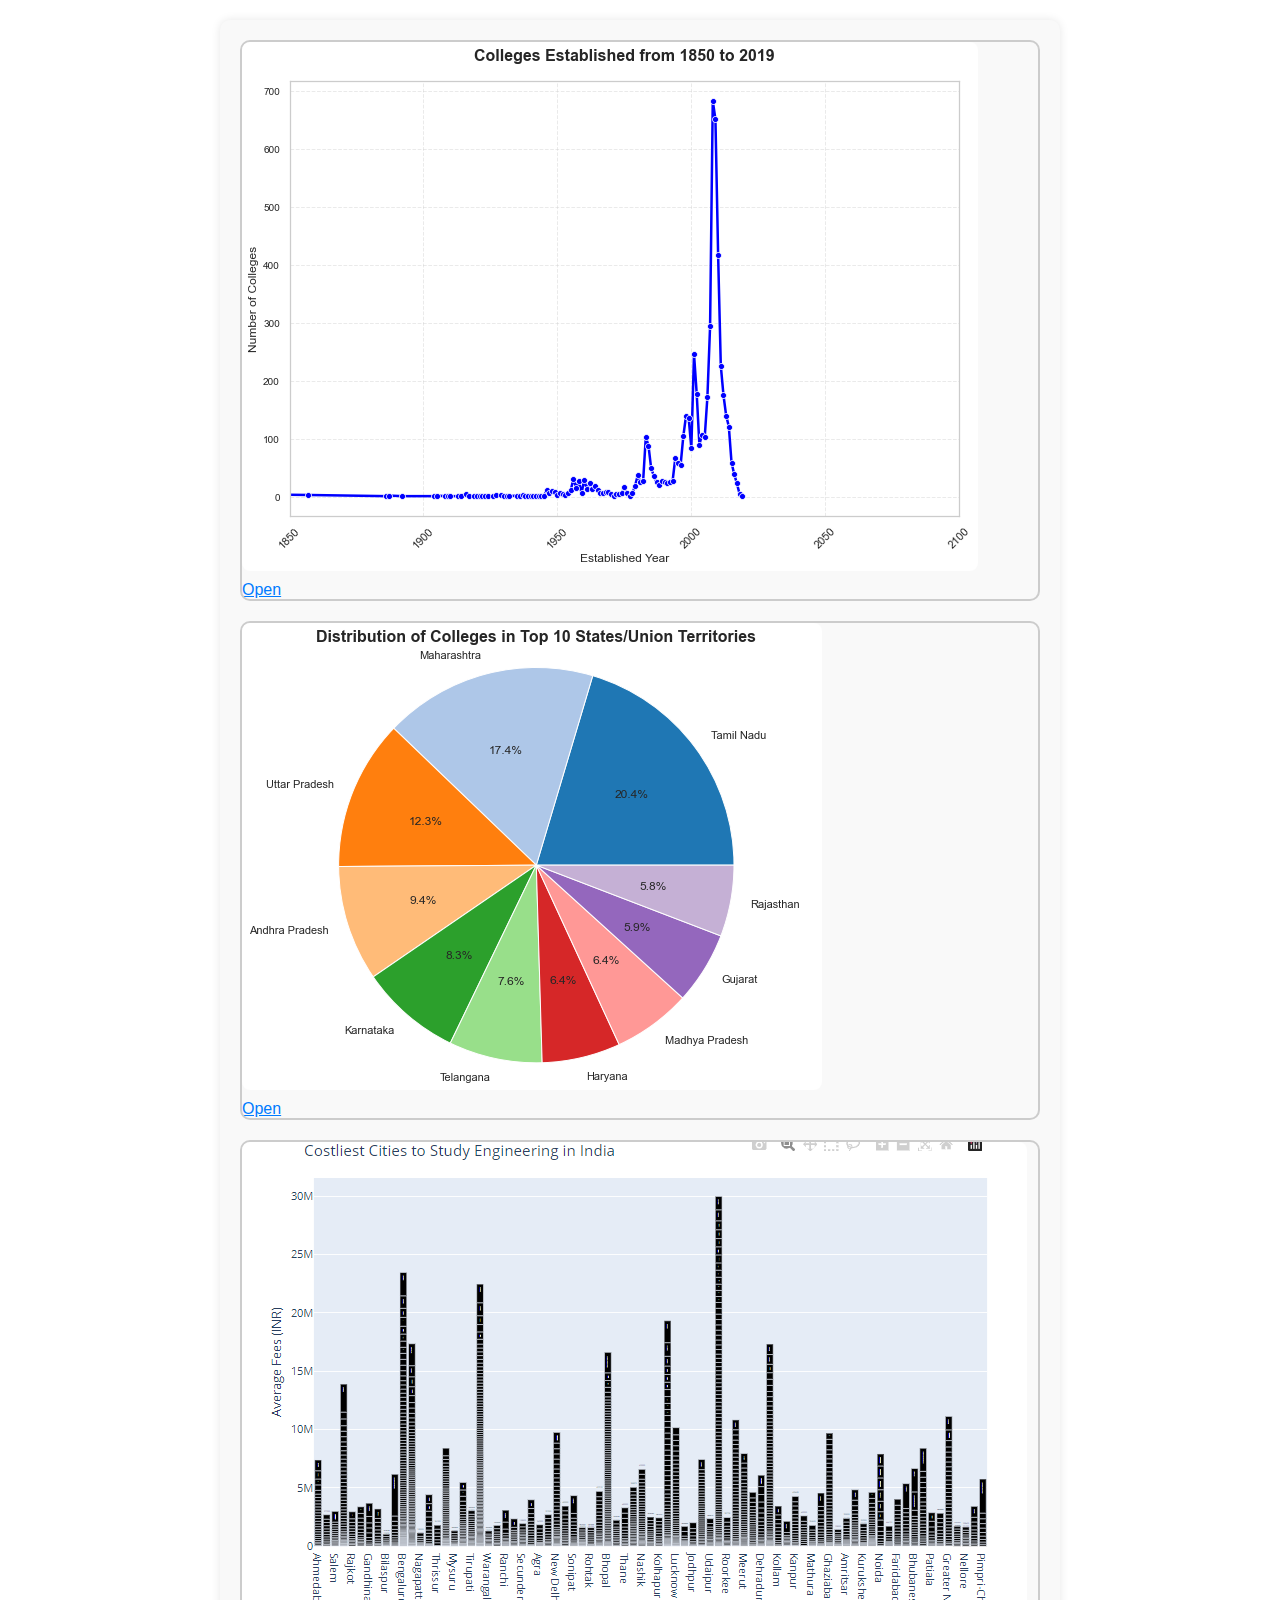
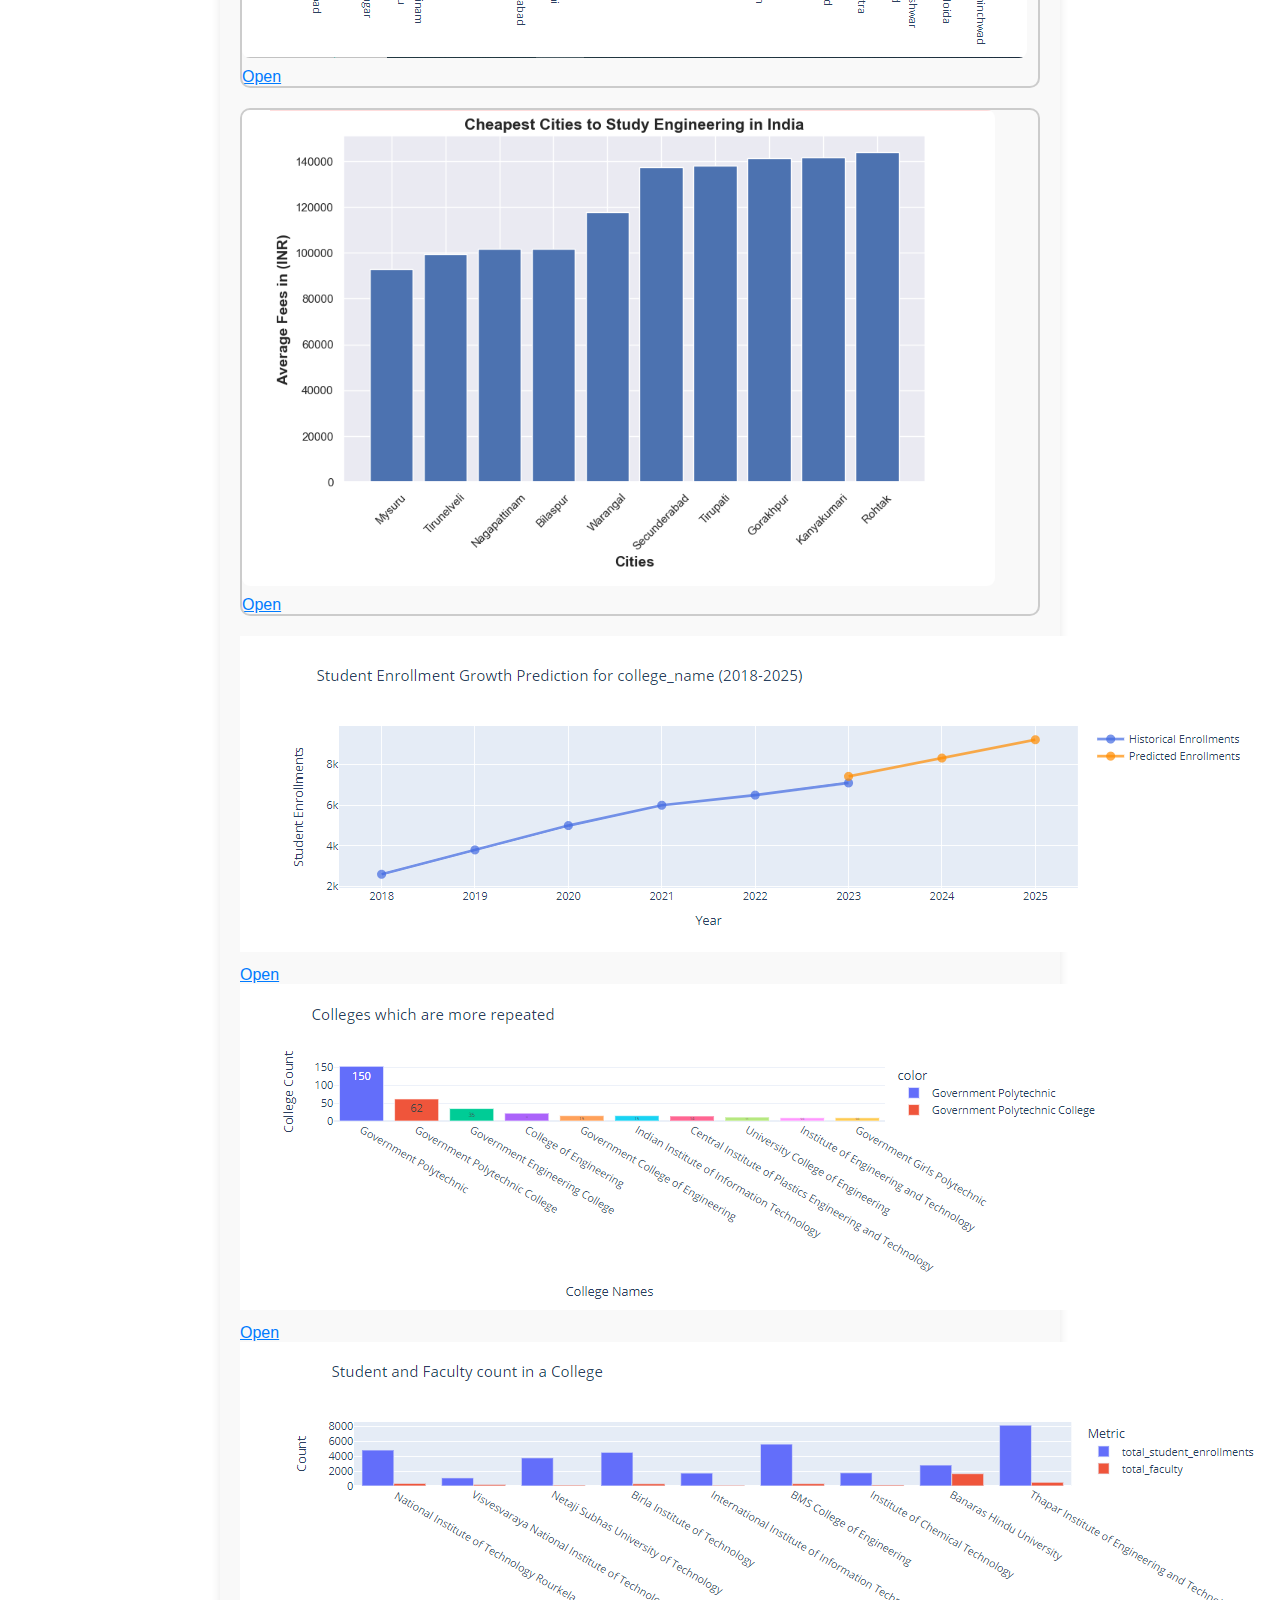
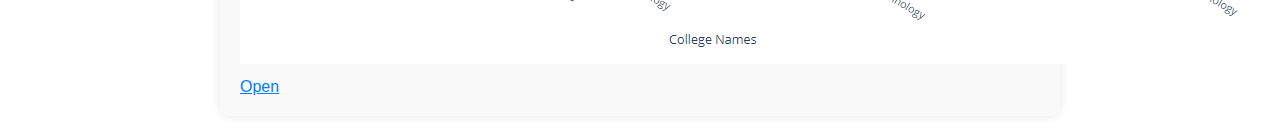
<file: page3.html>
<!DOCTYPE html>
<html lang="en">
<head>
<meta charset="UTF-8">
<meta name="viewport" content="width=device-width, initial-scale=1.0">
<title>Photo Gallery</title>
<style>
  body {
    font-family: Arial, sans-serif;
    margin: 0;
    padding: 0;
  }

  .container {
    max-width: 800px;
    margin: 20px auto;
    padding: 20px;
    background-color: #f9f9f9;
    border-radius: 10px;
    box-shadow: 0 0 10px rgba(0, 0, 0, 0.1);
  }

  .photo-section {
    margin-bottom: 20px;
    overflow: hidden;
    border: 2px solid #ccc; /* Add border */
    border-radius: 10px; /* Add border radius */
  }

  .photo-section img {
    width: calc(100% -35%); /* Reduce image size and consider border width */
    height: auto;
    display: block;
    border-radius: 8px; /* Adjust border radius */
    cursor: pointer;
    transition: transform 0.3s ease-in-out;
  }

  .description {
    display: none;
    padding: 10px;
    background-color: rgba(0, 0, 0, 0.8);
    color: #fff;
    border-radius: 5px;
    margin-top: 10px;
  }

  .open-close {
    cursor: pointer;
    text-decoration: underline;
    color: #007bff;
    display: block;
    margin-top: 10px;
  }
</style>
</head>
<body>

<div class="container">
  <div class="photo-section" id="photo1" onclick="toggleDescription('photo1')">
    <img src="./1.png" alt="Photo 1">
    <div class="description">
      <p>The graph clearly shows that there was peek time which is 2000-2010  in which many colleges started 
        by which many indians got an oppurtunity to study and the related fields of engineering and other degree 
        colleges were important to enhance the future of the country.This graph clearly states that 
        the peek has been reduced in present which implies stablity.</p>
      <p>The importance of this is reflected towards economic and social condion too as education is a 
        need of the future. 
      </p>
    </div>
    <div class="open-close">Open</div>
  </div>

  <div class="photo-section" id="photo2" onclick="toggleDescription('photo2')">
    <img src="./2.png" alt="Photo 2">
    <div class="description">
      <p>Description of Photo 2 here...</p>
    </div>
    <div class="open-close">Open</div>
  </div>


  <div class="photo-section" id="photo3" onclick="toggleDescription('photo3')">
    <img src="./6.png" alt="Photo 3">
    <div class="description">
      <p>Description of Photo 3 here...</p>
    </div>
    <div class="open-close" >Open</div>
  </div>
  <div class="photo-section" id="photo4" onclick="toggleDescription('photo4')">
    <img src="image4.png" alt="Photo 4">
    <div class="description">
      <p>Description of Photo 1 here...</p>
    </div>
    <div class="open-close" >Open</div>
  </div>
  <div class="photo-section1" id="photo5"5 onclick="toggleDescription('photo5')">
    <img src="./4.png" alt="Photo 5">
    <div class="description">
      <p>Description of Photo 2 here...</p>
    </div>
    <div class="open-close">Open</div>
  </div>


  <div class="photo-section1" id="photo6" onclick="toggleDescription('photo6')">
    <img src="./3.png" alt="Photo 6">
    <div class="description">
      <p>Description of Photo 3 here...</p>
    </div>
    <div class="open-close" >Open</div>
  </div>
  <div class="photo-section1" id="photo7" onclick="toggleDescription('photo7')">
    <img src="./5.png" alt="Photo 7">
    <div class="description">
      <p>Description of Photo 1 here...</p>
    </div>
    <div class="open-close" >Open</div>
  </div>

</div>

<script>
  function toggleDescription(photoId) {
    var description = document.querySelector(`#${photoId} .description`);
    var openClose = document.querySelector(`#${photoId} .open-close`);
    
    if (description.style.display === "none") {
      description.style.display = "block";
      openClose.textContent = "Close";
    } else {
      description.style.display = "none";
      openClose.textContent = "Open";
    }
  }
</script>

</body>
</html>
</file>
